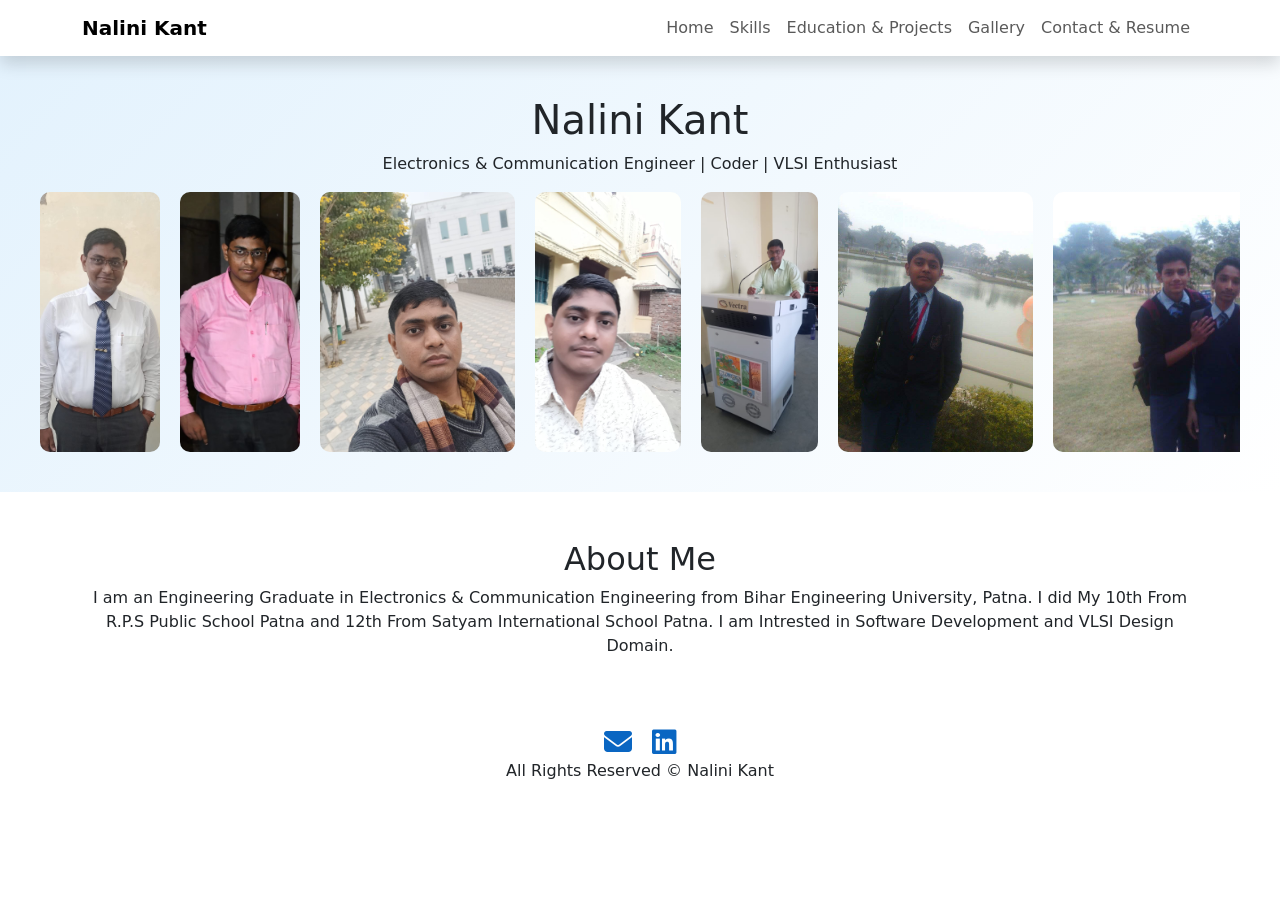
<file: index.html>
<!DOCTYPE html>
<html lang="en">

<head>

<meta charset="UTF-8">
<meta name="viewport" content="width=device-width, initial-scale=1">

<title>Nalini Kant Portfolio</title>

<link rel="stylesheet" href="style.css">

<link href="https://cdn.jsdelivr.net/npm/bootstrap@5.3.2/dist/css/bootstrap.min.css" rel="stylesheet">

<link rel="stylesheet" href="https://cdnjs.cloudflare.com/ajax/libs/font-awesome/6.5.0/css/all.min.css">

</head>

<body>


<nav class="navbar navbar-expand-lg navbar-light bg-white shadow">

<div class="container">

<a class="navbar-brand fw-bold">Nalini Kant</a>

<button class="navbar-toggler" data-bs-toggle="collapse" data-bs-target="#menu">

<span class="navbar-toggler-icon"></span>

</button>

<div class="collapse navbar-collapse" id="menu">

<ul class="navbar-nav ms-auto">

<li class="nav-item"><a class="nav-link" href="index.html">Home</a></li>

<li class="nav-item"><a class="nav-link" href="skills.html">Skills</a></li>

<li class="nav-item"><a class="nav-link" href="education.html">Education & Projects</a></li>

<li class="nav-item"><a class="nav-link" href="gallery.html">Gallery</a></li>

<li class="nav-item"><a class="nav-link" href="contact.html">Contact & Resume</a></li>

</ul>

</div>

</div>

</nav>


<section class="hero">

<h1>Nalini Kant</h1>

<p>Electronics & Communication Engineer | Coder | VLSI Enthusiast</p>


<div class="photo-scroll">

<div class="scroll-track">

<img src="profile1.jpg">
<img src="profile2.jpg">
<img src="profile3.jpg">
<img src="profile4.jpg">
<img src="profile5.jpg">
<img src="profile6.jpg">
<img src="profile7.jpg">

<img src="profile1.jpg">
<img src="profile2.jpg">
<img src="profile3.jpg">
<img src="profile4.jpg">
<img src="profile5.jpg">
<img src="profile6.jpg">
<img src="profile7.jpg">

</div>

</div>

</section>


<section class="container mt-5 text-center">

<h2>About Me</h2>

<p>

I am an Engineering Graduate in Electronics & Communication Engineering from Bihar Engineering University, Patna.

I did My 10th From R.P.S Public School Patna and 12th From Satyam International School Patna.

I am Intrested in Software Development and VLSI Design Domain.

</p>

</section>


<footer>

<div class="footer-contact">

<a href="mailto:nalinikantk@gmail.com">
<i class="fas fa-envelope"></i>
</a>

<a href="https://www.linkedin.com/in/nalinikant1">
<i class="fab fa-linkedin"></i>
</a>

</div>

<p>All Rights Reserved © Nalini Kant</p>

</footer>


<script src="script.js"></script>

<script src="https://cdn.jsdelivr.net/npm/bootstrap@5.3.2/dist/js/bootstrap.bundle.min.js"></script>

</body>

</html>
</file>
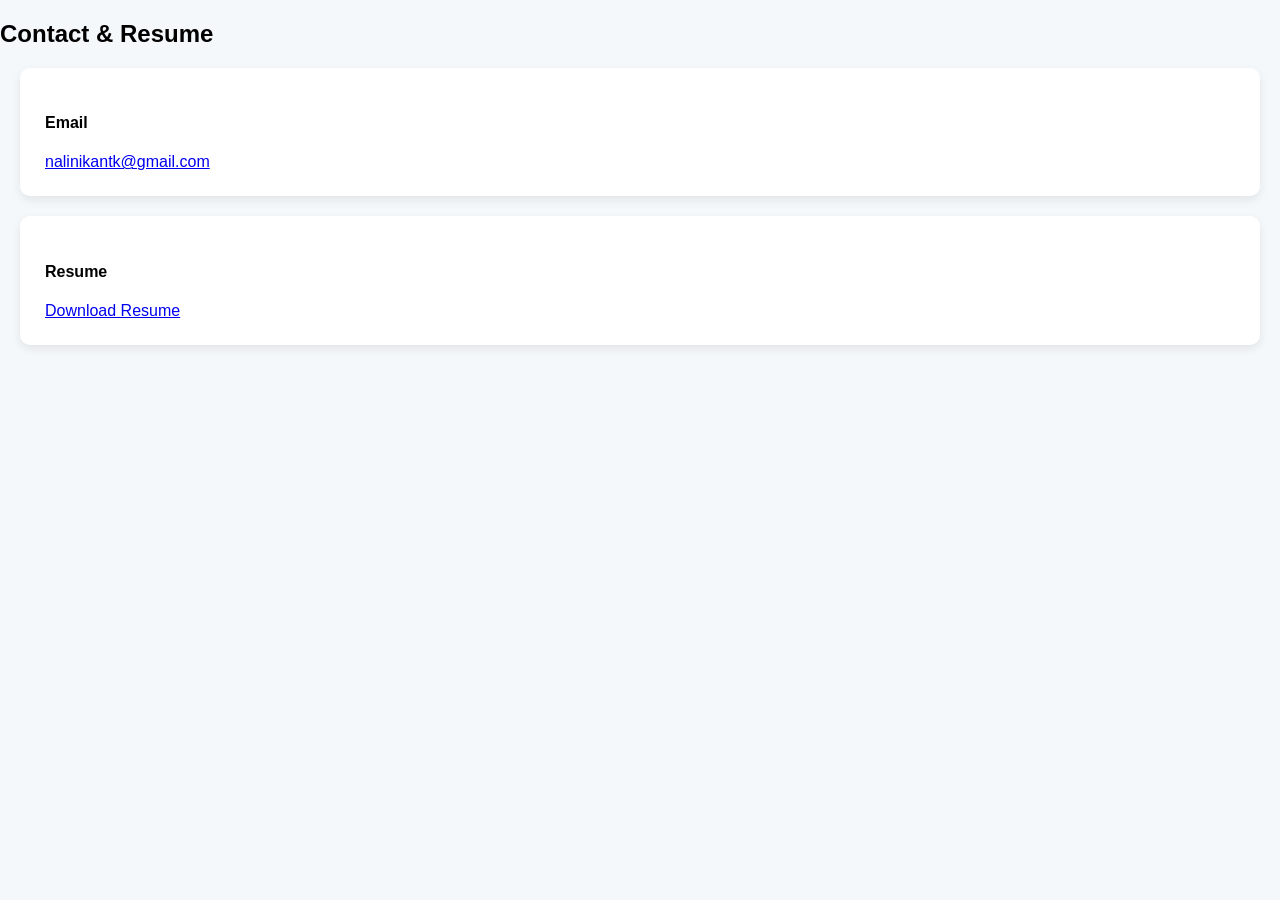
<file: contact.html>
<!DOCTYPE html>
<html>

<head>

<title>Contact & Resume</title>

<link rel="stylesheet" href="style.css">

</head>

<body>

<div class="container mt-5 text-center">

<h2>Contact & Resume</h2>


<div class="card-box">

<h4>Email</h4>

<a href="mailto:nalinikantk@gmail.com">

nalinikantk@gmail.com

</a>

</div>


<div class="card-box">

<h4>Resume</h4>

<a href="resumenk.pdf" target="_blank">

Download Resume

</a>

</div>

</div>

</body>

</html>
</file>
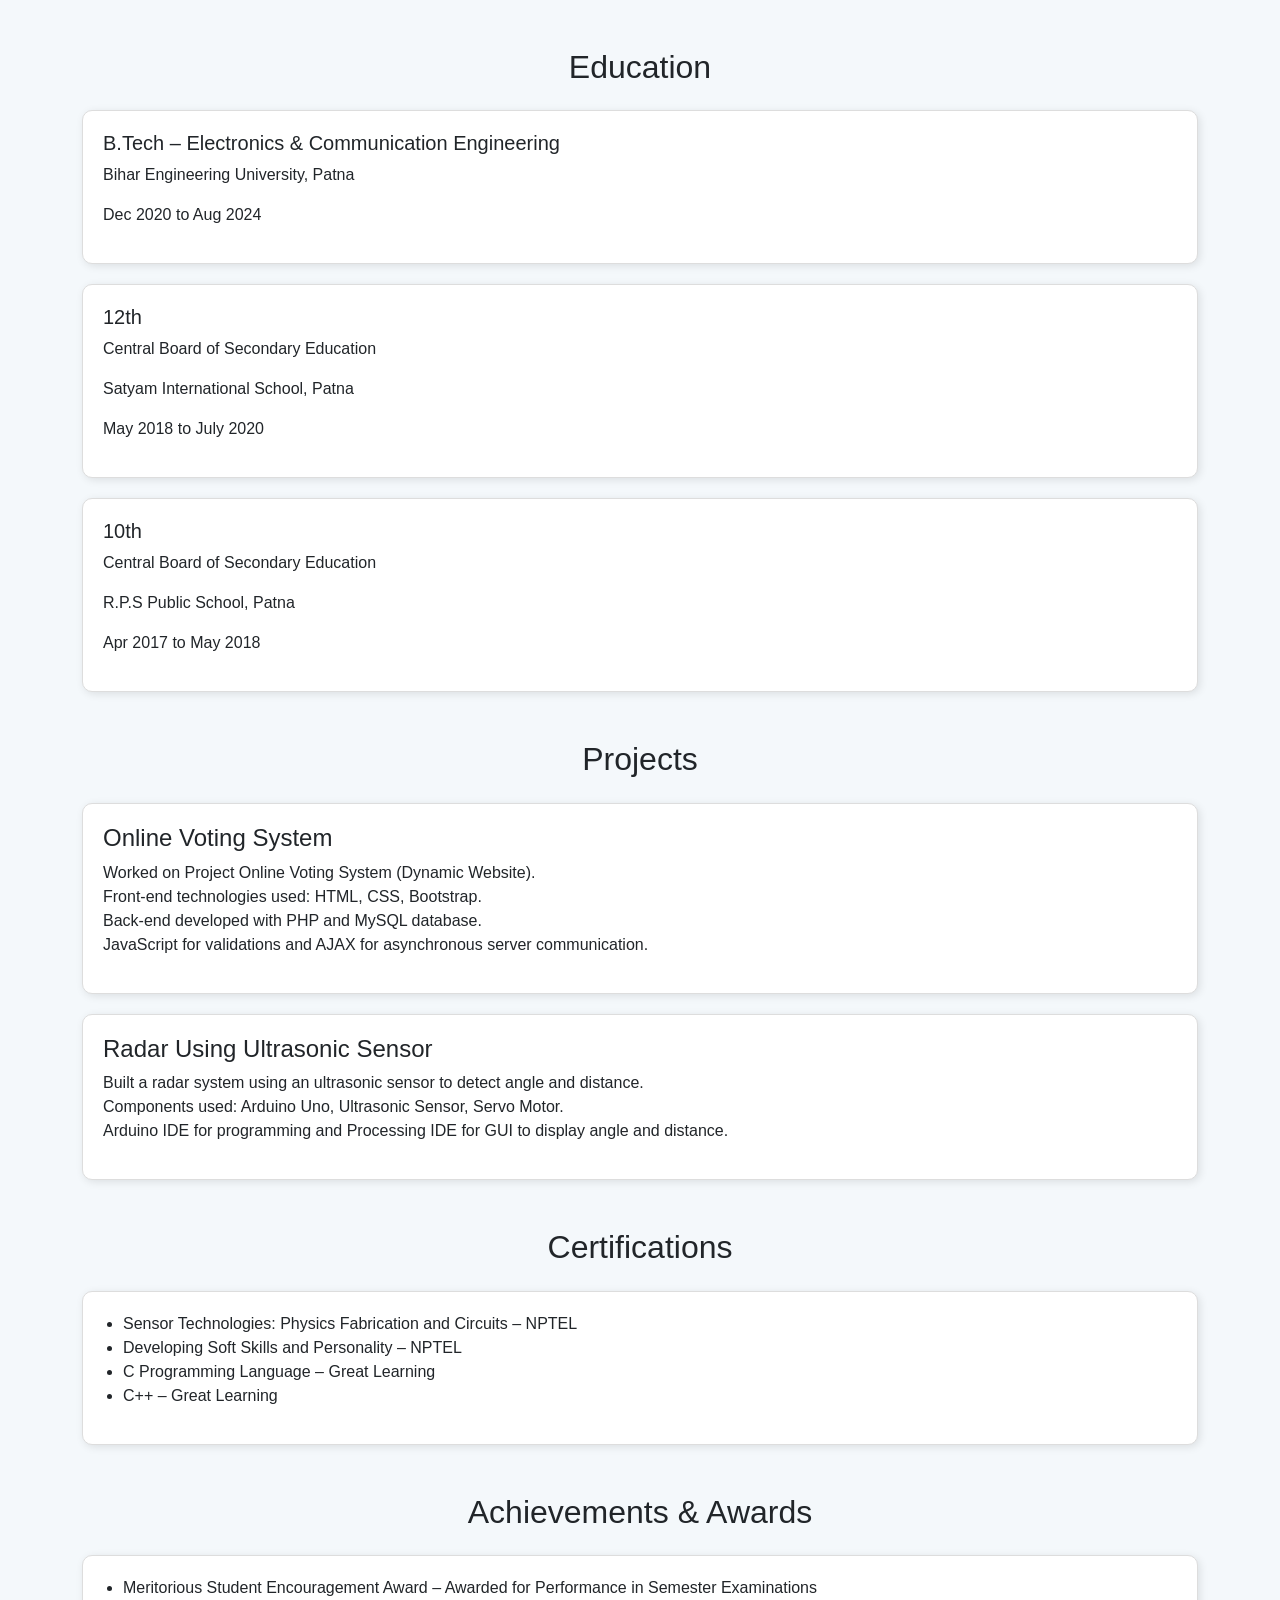
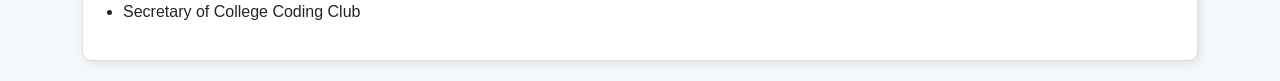
<file: education.html>
<!DOCTYPE html>
<html lang="en">

<head>
    <meta charset="UTF-8">
    <meta name="viewport" content="width=device-width, initial-scale=1.0">
    <title>Education, Projects & Achievements</title>

    <!-- Bootstrap CSS -->
    <link href="https://cdn.jsdelivr.net/npm/bootstrap@5.3.2/dist/css/bootstrap.min.css" rel="stylesheet">

    <!-- Custom CSS -->
    <link rel="stylesheet" href="style.css">

    <style>
        /* Optional quick styling if card-box is not defined in your CSS */
        .card-box {
            border: 1px solid #ddd;
            padding: 20px;
            margin: 20px 0;
            border-radius: 10px;
            box-shadow: 2px 2px 8px rgba(0, 0, 0, 0.1);
            background-color: #fff;
        }

        ul {
            padding-left: 20px;
        }
    </style>
</head>

<body>
    <div class="container mt-5">

        <!-- Education Section -->
        <h2 class="text-center mb-4">Education</h2>

        <div class="card-box">
            <h5>B.Tech – Electronics & Communication Engineering</h5>
            <p>Bihar Engineering University, Patna</p>
            <p>Dec 2020 to Aug 2024</p>
        </div>

        <div class="card-box">
            <h5>12th</h5>
            <p>Central Board of Secondary Education</p>
            <p>Satyam International School, Patna</p>
            <p>May 2018 to July 2020</p>
        </div>

        <div class="card-box">
            <h5>10th</h5>
            <p>Central Board of Secondary Education</p>
            <p>R.P.S Public School, Patna</p>
            <p>Apr 2017 to May 2018</p>
        </div>

        <!-- Projects Section -->
        <h2 class="text-center mt-5 mb-4">Projects</h2>

        <div class="card-box">
            <h4>Online Voting System</h4>
            <p>
                Worked on Project Online Voting System (Dynamic Website). <br>
                Front-end technologies used: HTML, CSS, Bootstrap. <br>
                Back-end developed with PHP and MySQL database. <br>
                JavaScript for validations and AJAX for asynchronous server communication.
            </p>
        </div>

        <div class="card-box">
            <h4>Radar Using Ultrasonic Sensor</h4>
            <p>
                Built a radar system using an ultrasonic sensor to detect angle and distance. <br>
                Components used: Arduino Uno, Ultrasonic Sensor, Servo Motor. <br>
                Arduino IDE for programming and Processing IDE for GUI to display angle and distance.
            </p>
        </div>

        <!-- Certifications Section -->
        <h2 class="text-center mt-5 mb-4">Certifications</h2>

        <div class="card-box">
            <ul>
                <li>Sensor Technologies: Physics Fabrication and Circuits – NPTEL</li>
                <li>Developing Soft Skills and Personality – NPTEL</li>
                <li>C Programming Language – Great Learning</li>
                <li>C++ – Great Learning</li>
            </ul>
        </div>

        <!-- Achievements and Awards Section -->
        <h2 class="text-center mt-5 mb-4">Achievements & Awards</h2>

        <div class="card-box">
            <ul>
                <li>Meritorious Student Encouragement Award – Awarded for Performance in Semester Examinations</li>
                <li>Secretary of College Coding Club </li>
            </ul>
        </div>

    </div>
</body>

</html>
</file>
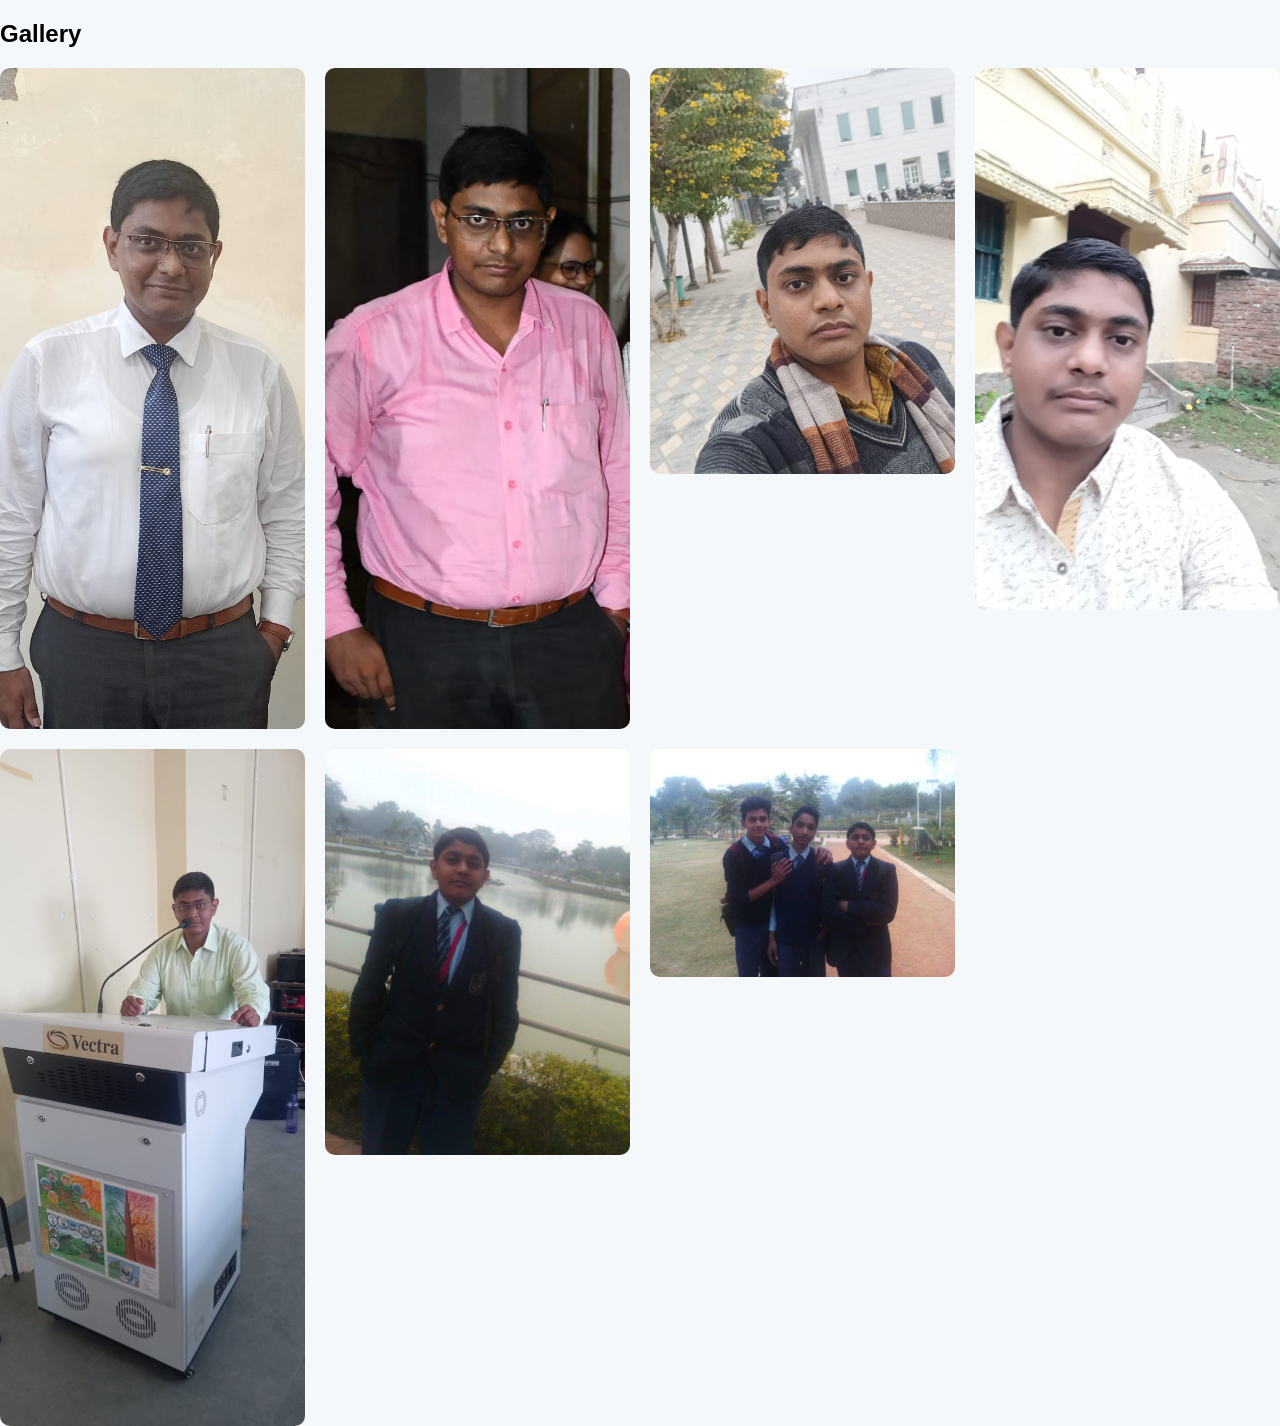
<file: gallery.html>
<!DOCTYPE html>
<html>

<head>

<title>Gallery</title>

<link rel="stylesheet" href="style.css">

</head>

<body>

<div class="container mt-5">

<h2 class="text-center">Gallery</h2>

<div class="gallery">

<img src="profile1.jpg">
<img src="profile2.jpg">
<img src="profile3.jpg">
<img src="profile4.jpg">
<img src="profile5.jpg">
<img src="profile6.jpg">
<img src="profile7.jpg">

</div>

</div>

</body>

</html>
</file>
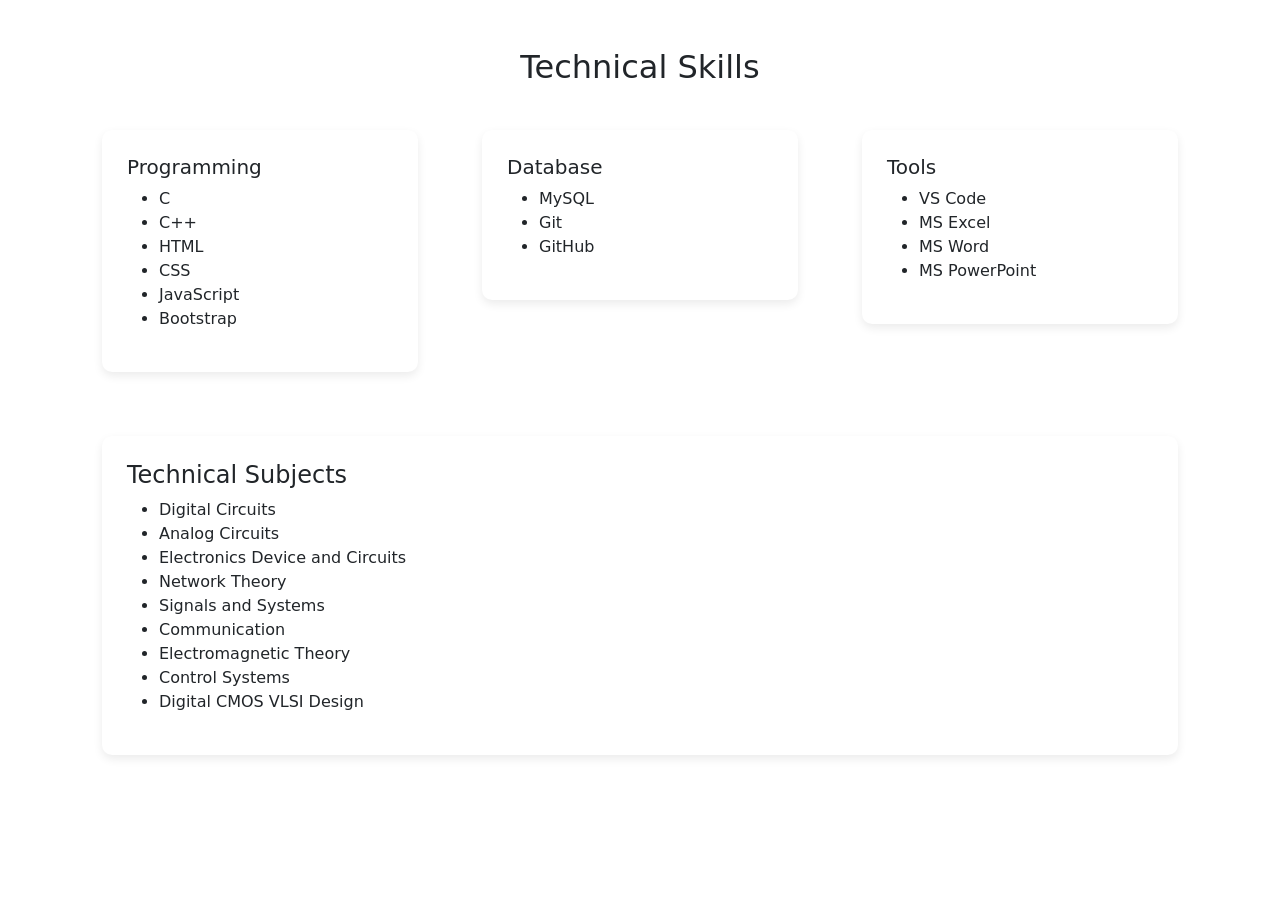
<file: skills.html>
<!DOCTYPE html>
<html>

<head>
    <title>Skills</title>
    <link rel="stylesheet" href="style.css">
    <link href="https://cdn.jsdelivr.net/npm/bootstrap@5.3.2/dist/css/bootstrap.min.css" rel="stylesheet">
</head>

<body>

    <div class="container mt-5">

        <h2 class="text-center mb-4">Technical Skills</h2>

        <div class="row">

            <div class="col-md-4">
                <div class="card-box">
                    <h5>Programming</h5>
                    <ul>
                        <li>C</li>
                        <li>C++</li>
                        <li>HTML</li>
                        <li>CSS</li>
                        <li>JavaScript</li>
                        <li>Bootstrap</li>
                    </ul>
                </div>
            </div>

            <div class="col-md-4">
                <div class="card-box">
                    <h5>Database</h5>
                    <ul>
                        <li>MySQL</li>
                        <li>Git</li>
                        <li>GitHub</li>
                    </ul>
                </div>
            </div>

            <div class="col-md-4">
                <div class="card-box">
                    <h5>Tools</h5>
                    <ul>
                        <li>VS Code</li>
                        <li>MS Excel</li>
                        <li>MS Word</li>
                        <li>MS PowerPoint</li>
                    </ul>
                </div>
            </div>

        </div>

        <div class="row mt-4">
            <div class="col-md-12">
                <div class="card-box">
                    <h4>Technical Subjects</h4>
                    <ul>
                        <li>Digital Circuits</li>
                        <li>Analog Circuits</li>
                        <li>Electronics Device and Circuits</li>
                        <li>Network Theory</li>
                        <li>Signals and Systems</li>
                        <li>Communication</li>
                        <li>Electromagnetic Theory</li>
                        <li>Control Systems</li>
                        <li>Digital CMOS VLSI Design</li>
                    </ul>
                </div>
            </div>
        </div>

    </div>

</body>

</html>
</file>
<file: style.css>
body{
font-family:Arial;
background:#f4f8fb;
margin:0;
}

.hero{
text-align:center;
padding:40px;
background:linear-gradient(135deg,#e3f2fd,#ffffff);
}

.photo-scroll{
width:100%;
overflow:hidden;
}

.scroll-track{
display:flex;
gap:20px;
animation:scroll 5s linear infinite;
}

.scroll-track img{
height:260px;
border-radius:10px;
}

@keyframes scroll{
0%{transform:translateX(0);}
100%{transform:translateX(-50%);}
}

.card-box{
background:white;
padding:25px;
margin:20px;
border-radius:10px;
box-shadow:0 4px 10px rgba(0,0,0,0.08);
}

footer{
margin-top:50px;
text-align:center;
padding:20px;
background:white;
}

.footer-contact{
display:flex;
justify-content:center;
gap:20px;
}

.footer-contact i{
font-size:28px;
color:#0a66c2;
}

.gallery{
display:grid;
grid-template-columns:repeat(auto-fit,minmax(250px,1fr));
gap:20px;
}

.gallery img{
width:100%;
border-radius:10px;
}
</file>
